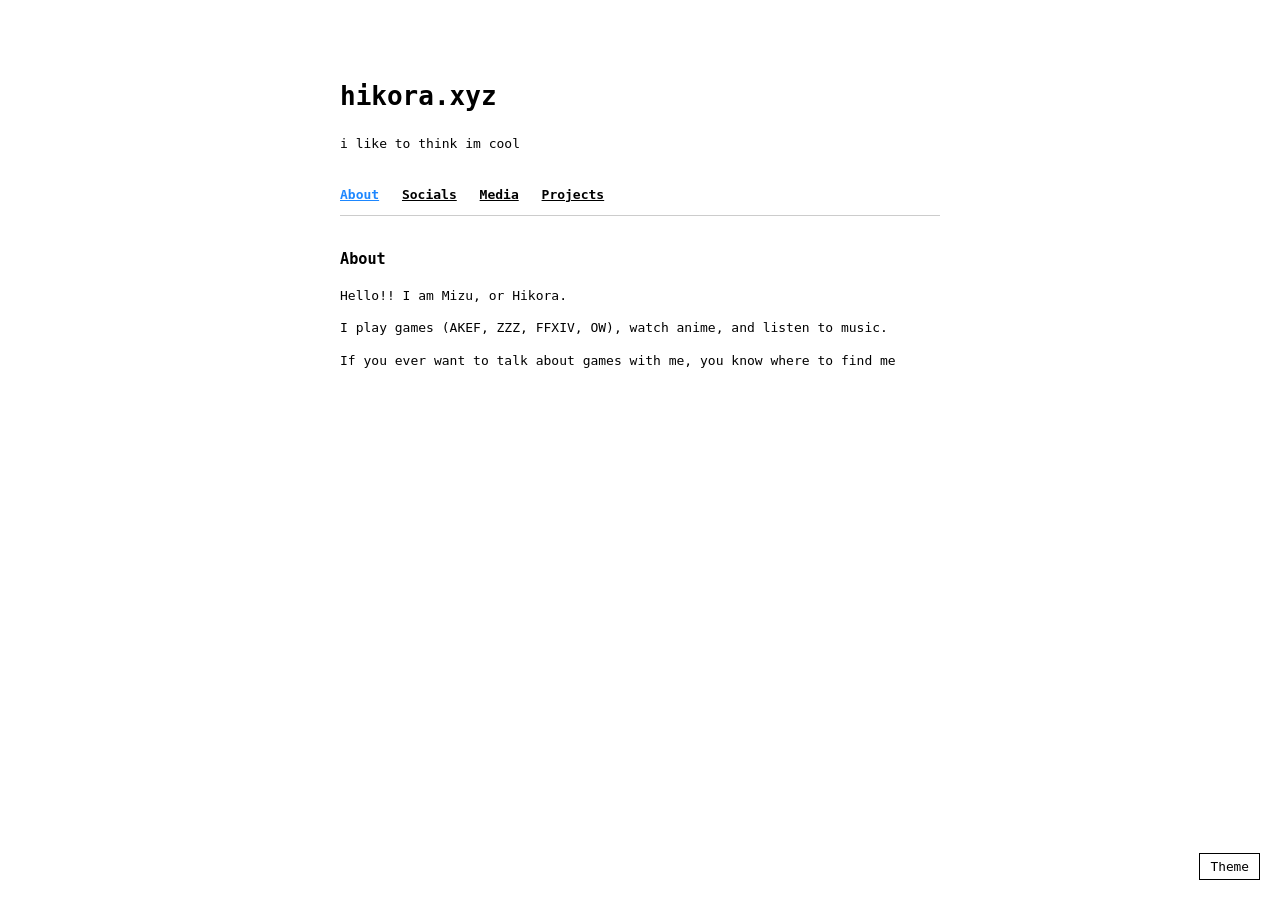
<file: index.html>
<!DOCTYPE html>
<html lang="en">

<head>
    <meta charset="UTF-8">
    <meta name="viewport" content="width=device-width, initial-scale=1.0">
    <title>hikora.xyz</title>

    <link rel="icon" type="image/png" href="hikora.png">
    <link rel="stylesheet" href="styles.css">
</head>

<body>
</body>

</html>

<body>

    <button onclick="toggleDarkMode()" id="mode-btn">Theme</button>

    <header>
        <h1>hikora.xyz</h1>
        <p>i like to think im cool</p>
    </header>

    <nav>
        <a onclick="showSection('about', this)" class="active">About</a>
        <a onclick="showSection('socials', this)">Socials</a>
        <a onclick="showSection('media', this)">Media</a>
        <a onclick="showSection('projects', this)">Projects</a>
    </nav>

    <main>
        <section id="about" class="content-section active">
            <h3>About</h3>
            <p>Hello!! I am Mizu, or Hikora.</p>
            <p>I play games (AKEF, ZZZ, FFXIV, OW), watch anime, and listen to music.</p>
            <p>If you ever want to talk about games with me, you know where to find me</p>
        </section>

        <section id="socials" class="content-section">
            <h3>Socials</h3>
            <ul>
                <li><a href="https://x.com/hikora_xyz" target="_blank">Twitter / X</a></li>
                <li><a href="https://bsky.app/profile/hikora.xyz" target="_blank">Bluesky</a></li>
                <li><a href="https://discord.gg/YFMZrhKs4W">My Discord Server</a></li>
                <li>Discord: mizu_like_water</li>
            </ul>
        </section>

        <section id="projects" class="content-section">
            <h3>Projects</h3>
            <p>Nothing here for now. Check out my <a href="https://github.com/hikora-xyz">Github</a> for any updates not here.</p>
        </section>

        <section id="media" class="content-section">
            <h3>Media</h3>
            <ul>
                <li><a href="https://letterboxd.com/mizu_like_water/" target="_blank">Letterboxd</a></li>
                <li><a href="https://www.serializd.com/user/mizu_like_water/" target="_blank">Serializd</a></li>
                <li><a href="https://anilist.co/user/mizulikewater/" target="_blank">Anilist</a></li>
                <li><a href="https://myanimelist.net/profile/mizu_like_water/" target="_blank">MyAnimeList</a></li>
                <li><a href="https://www.last.fm/user/mizu-like-water/" target="_blank">Last.fm</a></li>
            </ul>
        </section>
    </main>

    <script>
        function toggleDarkMode() {
            const isDark = document.body.classList.toggle('dark-mode');
            localStorage.setItem('theme', isDark ? 'dark' : 'light');
        }

        if (localStorage.getItem('theme') === 'dark') {
            document.body.classList.add('dark-mode');
        }

        function showSection(sectionId, el) {
            document.querySelectorAll('.content-section').forEach(s => s.classList.remove('active'));
            document.querySelectorAll('nav a').forEach(a => a.classList.remove('active'));
            document.getElementById(sectionId).classList.add('active');
            el.classList.add('active');
        }
    </script>
</body>

</html>
</file>
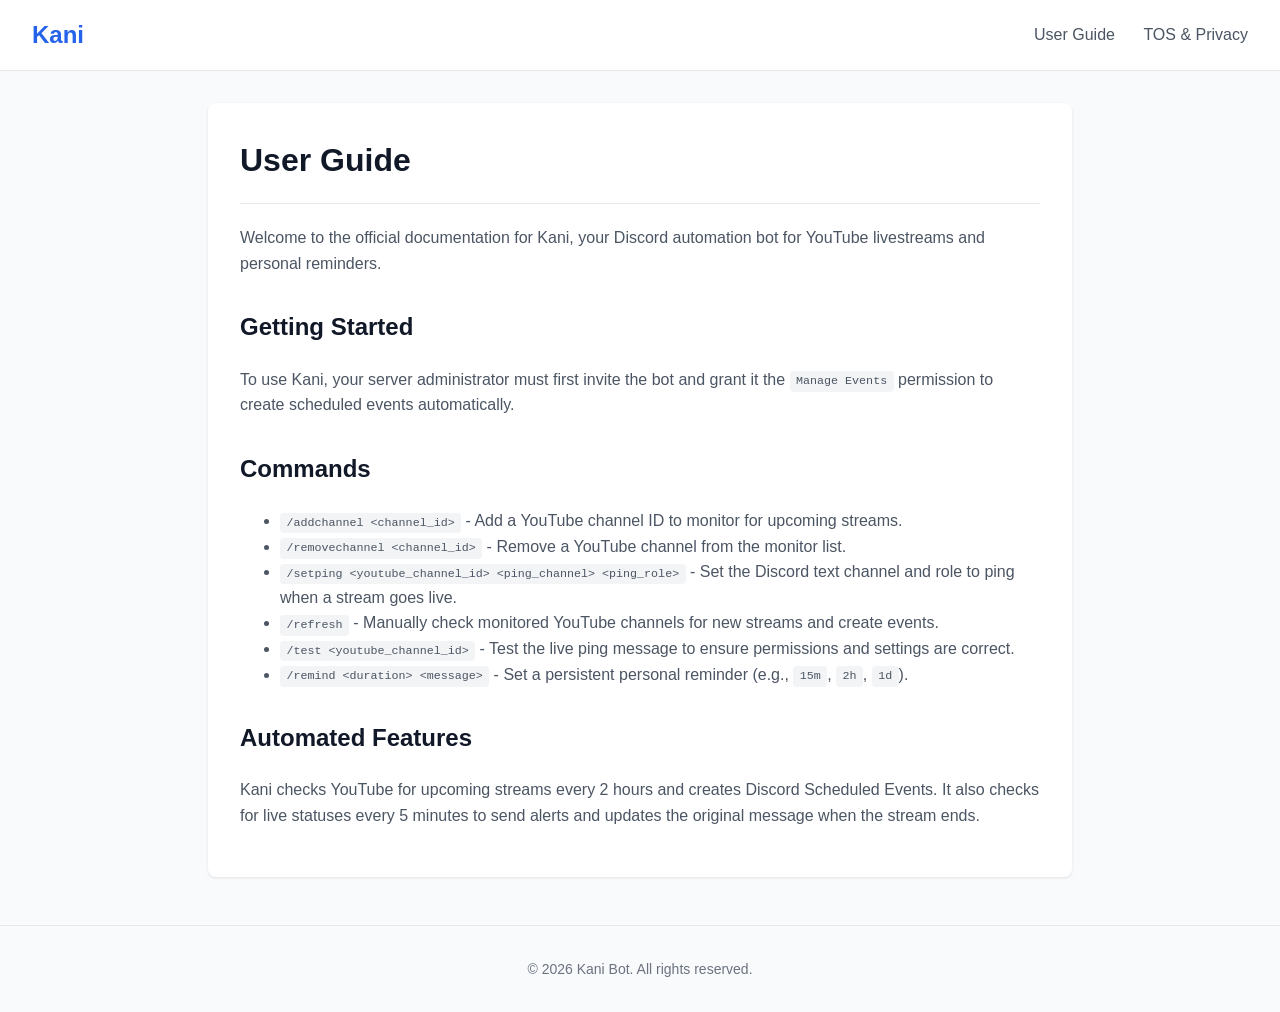
<file: kani.html>
<!DOCTYPE html>
<html lang="en">
<head>
    <meta charset="UTF-8">
    <meta name="viewport" content="width=device-width, initial-scale=1.0">
    <title>Kani - User Guide</title>
    <link rel="icon" type="image/png" href="kani.png">
    <style>
        body { font-family: -apple-system, BlinkMacSystemFont, "Segoe UI", Roboto, Helvetica, Arial, sans-serif; line-height: 1.6; color: #333; margin: 0; padding: 0; background-color: #f9fafb; }
        header { background-color: #ffffff; border-bottom: 1px solid #e5e7eb; padding: 1rem 2rem; display: flex; justify-content: space-between; align-items: center; }
        .logo { font-size: 1.5rem; font-weight: bold; color: #2563eb; text-decoration: none; }
        nav a { margin-left: 1.5rem; text-decoration: none; color: #4b5563; font-weight: 500; }
        nav a:hover { color: #2563eb; }
        main { max-width: 800px; margin: 2rem auto; padding: 2rem; background-color: #ffffff; border-radius: 8px; box-shadow: 0 1px 3px rgba(0,0,0,0.1); }
        h1, h2 { color: #111827; }
        h1 { font-size: 2rem; margin-top: 0; border-bottom: 1px solid #e5e7eb; padding-bottom: 1rem; }
        h2 { font-size: 1.5rem; margin-top: 2rem; }
        p, li { color: #4b5563; }
        code { background-color: #f3f4f6; padding: 0.2rem 0.4rem; border-radius: 4px; font-family: monospace; font-size: 0.9em; }
        footer { text-align: center; padding: 2rem; color: #6b7280; font-size: 0.875rem; border-top: 1px solid #e5e7eb; margin-top: 3rem; }
    </style>
</head>
<body>
    <header>
        <a href="index.html" class="logo">Kani</a>
        <nav>
            <a href="index.html">User Guide</a>
            <a href="tos.html">TOS & Privacy</a>
        </nav>
    </header>
    <main>
        <h1>User Guide</h1>
        <p>Welcome to the official documentation for Kani, your Discord automation bot for YouTube livestreams and personal reminders.</p>
        
        <h2>Getting Started</h2>
        <p>To use Kani, your server administrator must first invite the bot and grant it the <code>Manage Events</code> permission to create scheduled events automatically.</p>

        <h2>Commands</h2>
        <ul>
            <li><code>/addchannel &lt;channel_id&gt;</code> - Add a YouTube channel ID to monitor for upcoming streams.</li>
            <li><code>/removechannel &lt;channel_id&gt;</code> - Remove a YouTube channel from the monitor list.</li>
            <li><code>/setping &lt;youtube_channel_id&gt; &lt;ping_channel&gt; &lt;ping_role&gt;</code> - Set the Discord text channel and role to ping when a stream goes live.</li>
            <li><code>/refresh</code> - Manually check monitored YouTube channels for new streams and create events.</li>
            <li><code>/test &lt;youtube_channel_id&gt;</code> - Test the live ping message to ensure permissions and settings are correct.</li>
            <li><code>/remind &lt;duration&gt; &lt;message&gt;</code> - Set a persistent personal reminder (e.g., <code>15m</code>, <code>2h</code>, <code>1d</code>).</li>
        </ul>

        <h2>Automated Features</h2>
        <p>Kani checks YouTube for upcoming streams every 2 hours and creates Discord Scheduled Events. It also checks for live statuses every 5 minutes to send alerts and updates the original message when the stream ends.</p>
    </main>
    <footer>
        &copy; 2026 Kani Bot. All rights reserved.
    </footer>
</body>
</html>
</file>
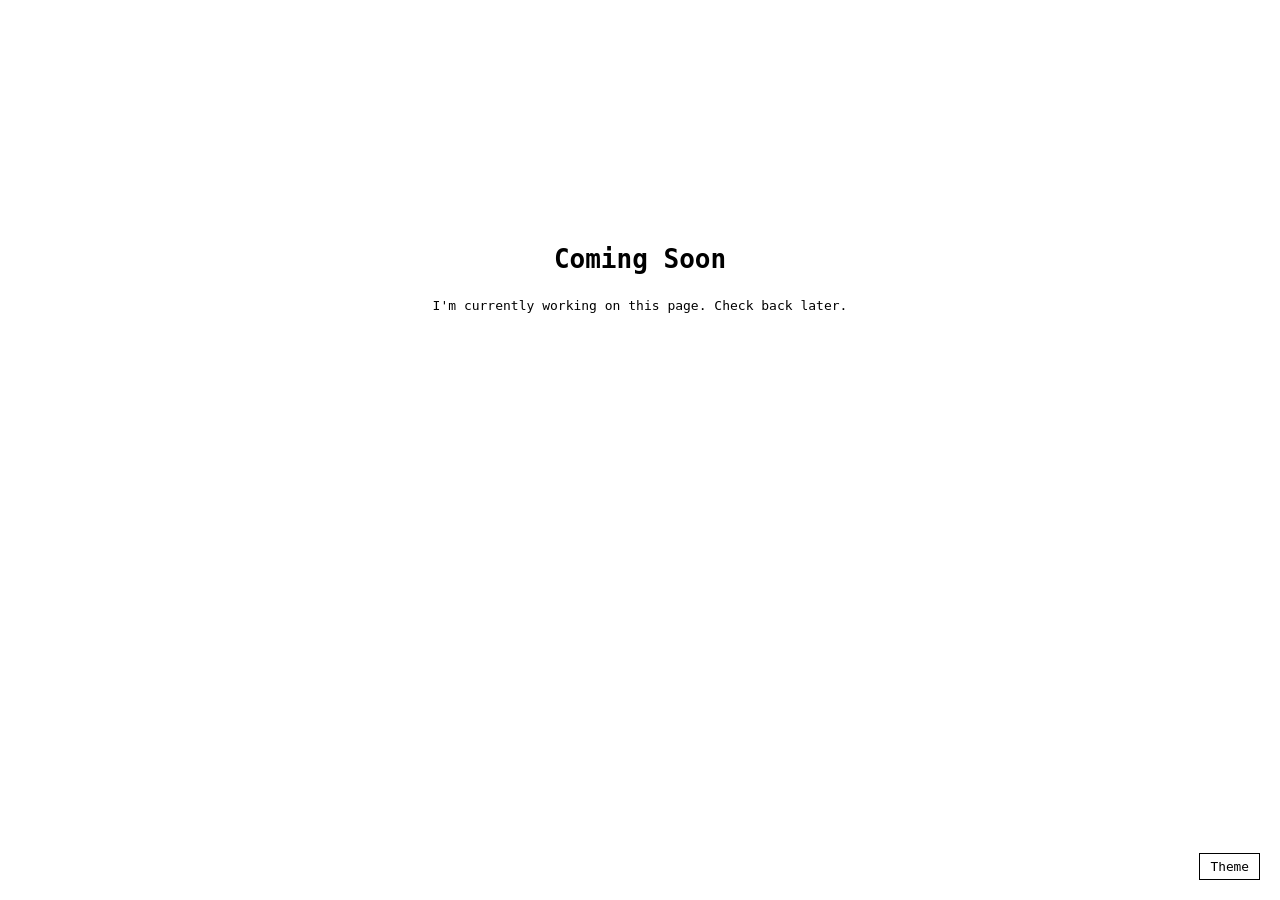
<file: mizuBot.html>
<!DOCTYPE html>
<html lang="en">

<head>
    <meta charset="UTF-8">
    <meta name="viewport" content="width=device-width, initial-scale=1.0">
    <title>Coming Soon</title>
    <link rel="stylesheet" href="styles.css">
</head>

<body>

    <button onclick="toggleDarkMode()" id="mode-btn">Theme</button>

    <header style="text-align: center; margin-top: 20vh;">
        <h1>Coming Soon</h1>
        <p>I'm currently working on this page. Check back later.</p>
    </header>

    <script>
        function toggleDarkMode() {
            const isDark = document.body.classList.toggle('dark-mode');
            localStorage.setItem('theme', isDark ? 'dark' : 'light');
        }

        if (localStorage.getItem('theme') === 'dark') {
            document.body.classList.add('dark-mode');
        }
    </script>
</body>

</html>
</file>
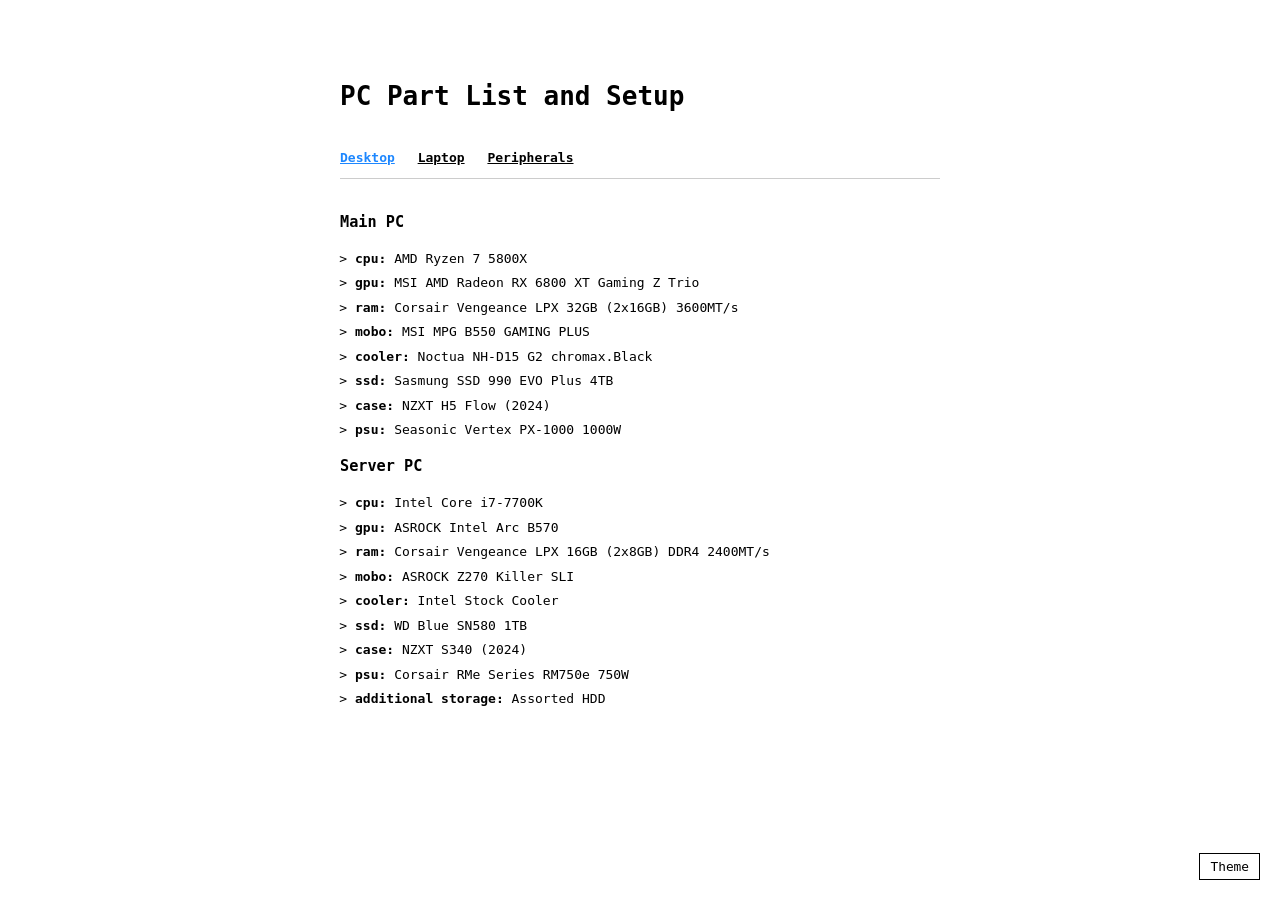
<file: pcsetup.html>
<!DOCTYPE html>
<html lang="en">

<head>
    <meta charset="UTF-8">
    <meta name="viewport" content="width=device-width, initial-scale=1.0">
    <title>Setup Specs</title>
    <link rel="stylesheet" href="styles.css">
</head>

<body>

    <button onclick="toggleDarkMode()" id="mode-btn">Theme</button>

    <header>
        <h1>PC Part List and Setup</h1>
    </header>

    <nav>
        <a onclick="showSection('desktop', this)" class="active">Desktop</a>
        <a onclick="showSection('laptop', this)">Laptop</a>
        <a onclick="showSection('peripherals', this)">Peripherals</a>
    </nav>

    <main>
        <section id="desktop" class="content-section active">
            <h3>Main PC</h3>
            <ul>
                <li><strong>cpu:</strong> AMD Ryzen 7 5800X</li>
                <li><strong>gpu:</strong> MSI AMD Radeon RX 6800 XT Gaming Z Trio</li>
                <li><strong>ram:</strong> Corsair Vengeance LPX 32GB (2x16GB) 3600MT/s</li>
                <li><strong>mobo:</strong> MSI MPG B550 GAMING PLUS</li>
                <li><strong>cooler:</strong> Noctua NH-D15 G2 chromax.Black</li>
                <li><strong>ssd:</strong> Sasmung SSD 990 EVO Plus 4TB</li>
                <li><strong>case:</strong> NZXT H5 Flow (2024)</li>
                <li><strong>psu:</strong> Seasonic Vertex PX-1000 1000W</li>
            </ul>

            <h3>Server PC</h3>
            <ul>
                <li><strong>cpu:</strong> Intel Core i7-7700K</li>
                <li><strong>gpu:</strong> ASROCK Intel Arc B570</li>
                <li><strong>ram:</strong> Corsair Vengeance LPX 16GB (2x8GB) DDR4 2400MT/s</li>
                <li><strong>mobo:</strong> ASROCK Z270 Killer SLI</li>
                <li><strong>cooler:</strong> Intel Stock Cooler</li>
                <li><strong>ssd:</strong> WD Blue SN580 1TB</li>
                <li><strong>case:</strong> NZXT S340 (2024)</li>
                <li><strong>psu:</strong> Corsair RMe Series RM750e 750W</li>
                <li><strong>additional storage:</strong> Assorted HDD</li>
            </ul>
        </section>

        <section id="laptop" class="content-section">
            <h3>Laptop</h3>
            <p>Lenovo Legion Pro 5i 16" Gaming Laptop WQXGA</p>
                <li><strong>cpu:</strong> Intel Core i7-13700HX</li>
                <li><strong>gpu:</strong> NVIDIA GeForce RTX 4070 8GB (Mobile)</li>
                <li><strong>ram:</strong> Crucial 32GB (2x16GB) DDR5 5600MT/s</li>
            </p>
        </section>
        
        <section id="peripherals" class="content-section">
            <h3>Peripherals</h3>
        </section>
    </main>

    <script>
        function toggleDarkMode() {
            const isDark = document.body.classList.toggle('dark-mode');
            localStorage.setItem('theme', isDark ? 'dark' : 'light');
        }

        if (localStorage.getItem('theme') === 'dark') {
            document.body.classList.add('dark-mode');
        }

        function showSection(sectionId, el) {
            document.querySelectorAll('.content-section').forEach(s => s.classList.remove('active'));
            document.querySelectorAll('nav a').forEach(a => a.classList.remove('active'));
            document.getElementById(sectionId).classList.add('active');
            el.classList.add('active');
        }
    </script>
</body>

</html>
</file>
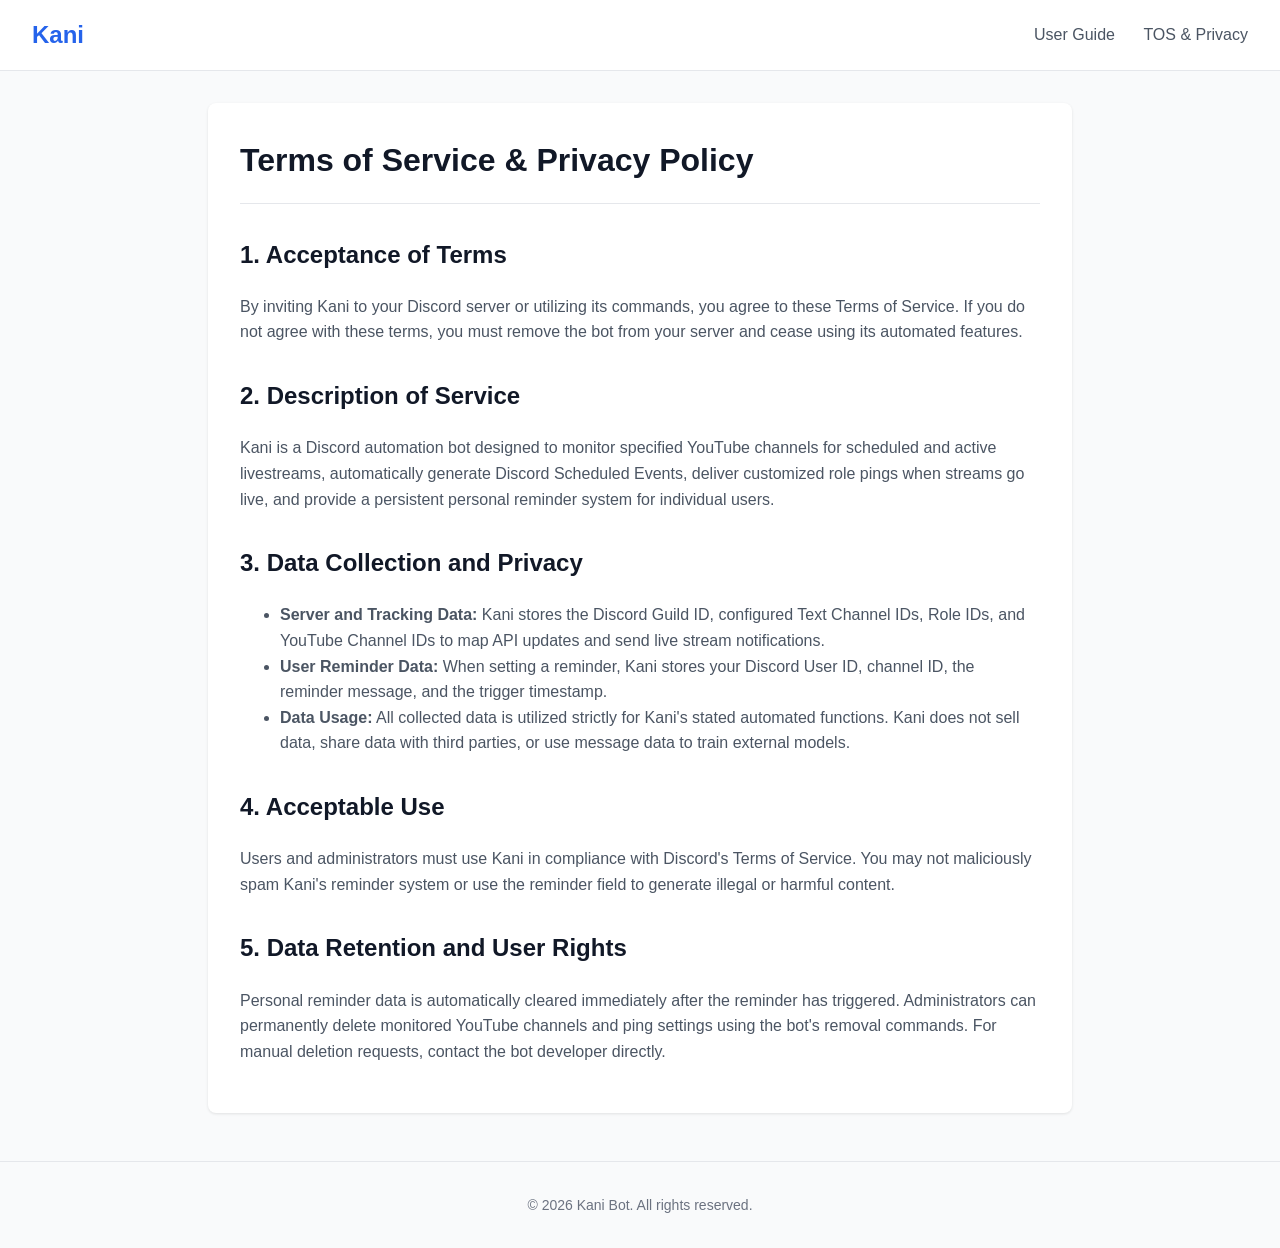
<file: tos.html>
<!DOCTYPE html>
<html lang="en">
<head>
    <meta charset="UTF-8">
    <meta name="viewport" content="width=device-width, initial-scale=1.0">
    <title>Kani - TOS & Privacy Policy</title>
    <link rel="icon" type="image/png" href="kani.png">
    <style>
        body { font-family: -apple-system, BlinkMacSystemFont, "Segoe UI", Roboto, Helvetica, Arial, sans-serif; line-height: 1.6; color: #333; margin: 0; padding: 0; background-color: #f9fafb; }
        header { background-color: #ffffff; border-bottom: 1px solid #e5e7eb; padding: 1rem 2rem; display: flex; justify-content: space-between; align-items: center; }
        .logo { font-size: 1.5rem; font-weight: bold; color: #2563eb; text-decoration: none; }
        nav a { margin-left: 1.5rem; text-decoration: none; color: #4b5563; font-weight: 500; }
        nav a:hover { color: #2563eb; }
        main { max-width: 800px; margin: 2rem auto; padding: 2rem; background-color: #ffffff; border-radius: 8px; box-shadow: 0 1px 3px rgba(0,0,0,0.1); }
        h1, h2 { color: #111827; }
        h1 { font-size: 2rem; margin-top: 0; border-bottom: 1px solid #e5e7eb; padding-bottom: 1rem; }
        h2 { font-size: 1.5rem; margin-top: 2rem; }
        p, li { color: #4b5563; }
        footer { text-align: center; padding: 2rem; color: #6b7280; font-size: 0.875rem; border-top: 1px solid #e5e7eb; margin-top: 3rem; }
    </style>
</head>
<body>
    <header>
        <a href="kani.html" class="logo">Kani</a>
        <nav>
            <a href="kani.html">User Guide</a>
            <a href="tos.html">TOS & Privacy</a>
        </nav>
    </header>
    <main>
        <h1>Terms of Service & Privacy Policy</h1>
        
        <h2>1. Acceptance of Terms</h2>
        <p>By inviting Kani to your Discord server or utilizing its commands, you agree to these Terms of Service. If you do not agree with these terms, you must remove the bot from your server and cease using its automated features.</p>
        
        <h2>2. Description of Service</h2>
        <p>Kani is a Discord automation bot designed to monitor specified YouTube channels for scheduled and active livestreams, automatically generate Discord Scheduled Events, deliver customized role pings when streams go live, and provide a persistent personal reminder system for individual users.</p>
        
        <h2>3. Data Collection and Privacy</h2>
        <ul>
            <li><strong>Server and Tracking Data:</strong> Kani stores the Discord Guild ID, configured Text Channel IDs, Role IDs, and YouTube Channel IDs to map API updates and send live stream notifications.</li>
            <li><strong>User Reminder Data:</strong> When setting a reminder, Kani stores your Discord User ID, channel ID, the reminder message, and the trigger timestamp.</li>
            <li><strong>Data Usage:</strong> All collected data is utilized strictly for Kani's stated automated functions. Kani does not sell data, share data with third parties, or use message data to train external models.</li>
        </ul>

        <h2>4. Acceptable Use</h2>
        <p>Users and administrators must use Kani in compliance with Discord's Terms of Service. You may not maliciously spam Kani's reminder system or use the reminder field to generate illegal or harmful content.</p>

        <h2>5. Data Retention and User Rights</h2>
        <p>Personal reminder data is automatically cleared immediately after the reminder has triggered. Administrators can permanently delete monitored YouTube channels and ping settings using the bot's removal commands. For manual deletion requests, contact the bot developer directly.</p>
    </main>
    <footer>
        &copy; 2026 Kani Bot. All rights reserved.
    </footer>
</body>
</html>
</file>
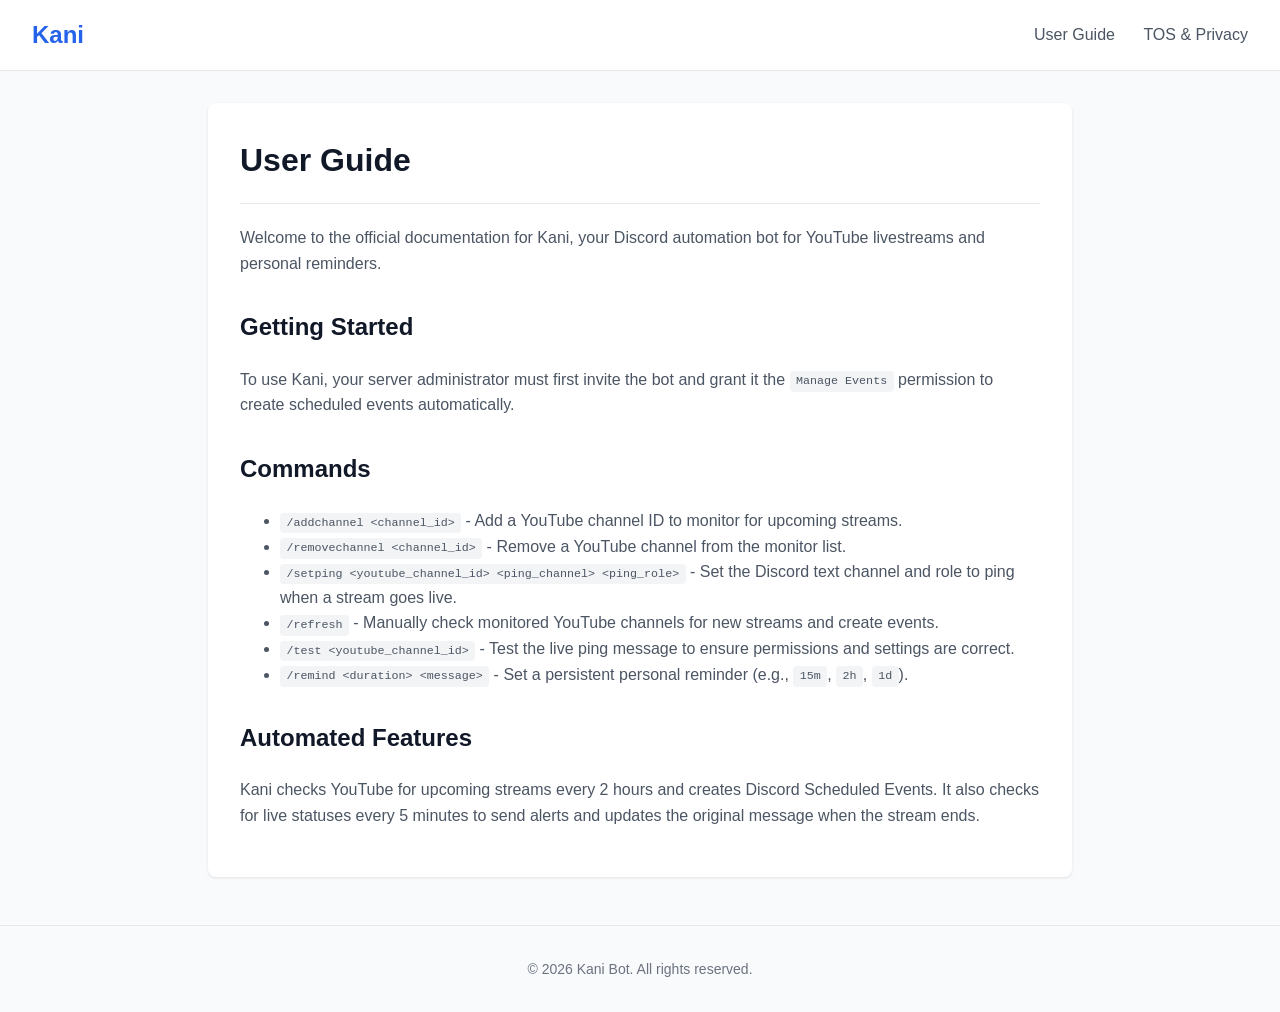
<file: user guide.html>
<!DOCTYPE html>
<html lang="en">
<head>
    <meta charset="UTF-8">
    <meta name="viewport" content="width=device-width, initial-scale=1.0">
    <title>Kani - User Guide</title>
    <link rel="icon" type="image/png" href="kani.png">
    <style>
        body { font-family: -apple-system, BlinkMacSystemFont, "Segoe UI", Roboto, Helvetica, Arial, sans-serif; line-height: 1.6; color: #333; margin: 0; padding: 0; background-color: #f9fafb; }
        header { background-color: #ffffff; border-bottom: 1px solid #e5e7eb; padding: 1rem 2rem; display: flex; justify-content: space-between; align-items: center; }
        .logo { font-size: 1.5rem; font-weight: bold; color: #2563eb; text-decoration: none; }
        nav a { margin-left: 1.5rem; text-decoration: none; color: #4b5563; font-weight: 500; }
        nav a:hover { color: #2563eb; }
        main { max-width: 800px; margin: 2rem auto; padding: 2rem; background-color: #ffffff; border-radius: 8px; box-shadow: 0 1px 3px rgba(0,0,0,0.1); }
        h1, h2 { color: #111827; }
        h1 { font-size: 2rem; margin-top: 0; border-bottom: 1px solid #e5e7eb; padding-bottom: 1rem; }
        h2 { font-size: 1.5rem; margin-top: 2rem; }
        p, li { color: #4b5563; }
        code { background-color: #f3f4f6; padding: 0.2rem 0.4rem; border-radius: 4px; font-family: monospace; font-size: 0.9em; }
        footer { text-align: center; padding: 2rem; color: #6b7280; font-size: 0.875rem; border-top: 1px solid #e5e7eb; margin-top: 3rem; }
    </style>
</head>
<body>
    <header>
        <a href="index.html" class="logo">Kani</a>
        <nav>
            <a href="index.html">User Guide</a>
            <a href="tos.html">TOS & Privacy</a>
        </nav>
    </header>
    <main>
        <h1>User Guide</h1>
        <p>Welcome to the official documentation for Kani, your Discord automation bot for YouTube livestreams and personal reminders.</p>
        
        <h2>Getting Started</h2>
        <p>To use Kani, your server administrator must first invite the bot and grant it the <code>Manage Events</code> permission to create scheduled events automatically.</p>

        <h2>Commands</h2>
        <ul>
            <li><code>/addchannel &lt;channel_id&gt;</code> - Add a YouTube channel ID to monitor for upcoming streams.</li>
            <li><code>/removechannel &lt;channel_id&gt;</code> - Remove a YouTube channel from the monitor list.</li>
            <li><code>/setping &lt;youtube_channel_id&gt; &lt;ping_channel&gt; &lt;ping_role&gt;</code> - Set the Discord text channel and role to ping when a stream goes live.</li>
            <li><code>/refresh</code> - Manually check monitored YouTube channels for new streams and create events.</li>
            <li><code>/test &lt;youtube_channel_id&gt;</code> - Test the live ping message to ensure permissions and settings are correct.</li>
            <li><code>/remind &lt;duration&gt; &lt;message&gt;</code> - Set a persistent personal reminder (e.g., <code>15m</code>, <code>2h</code>, <code>1d</code>).</li>
        </ul>

        <h2>Automated Features</h2>
        <p>Kani checks YouTube for upcoming streams every 2 hours and creates Discord Scheduled Events. It also checks for live statuses every 5 minutes to send alerts and updates the original message when the stream ends.</p>
    </main>
    <footer>
        &copy; 2026 Kani Bot. All rights reserved.
    </footer>
</body>
</html>
</file>
<file: styles.css>
body {
    font-family: monospace;
    max-width: 600px;
    margin: 40px auto;
    padding: 20px;
    line-height: 1.5;
    background: #fff;
    color: #000;
}

body.dark-mode {
    background: #111;
    color: #eee;
}

header,
nav,
main {
    margin-bottom: 2rem;
}

nav {
    border-bottom: 1px solid #ccc;
    padding-bottom: 10px;
}

nav a {
    margin-right: 15px;
    text-decoration: underline;
    cursor: pointer;
    font-weight: bold;
}

nav a.active {
    color: rgb(29, 135, 255);
}

.content-section {
    display: none;
}

.content-section.active {
    display: block;
}

/* Positioned at bottom right */
#mode-btn {
    position: fixed;
    bottom: 20px;
    right: 20px;
    background: #fff;
    border: 1px solid #000;
    color: #000;
    cursor: pointer;
    padding: 5px 10px;
    font-family: inherit;
    font-size: 0.8rem;
    z-index: 1000;
}

body.dark-mode #mode-btn {
    background: #111;
    border: 1px solid #eee;
    color: #eee;
}

ul {
    list-style: "> ";
    padding-left: 15px;
}

li {
    margin-bottom: 5px;
}

a {
    color: inherit;
}
</file>
